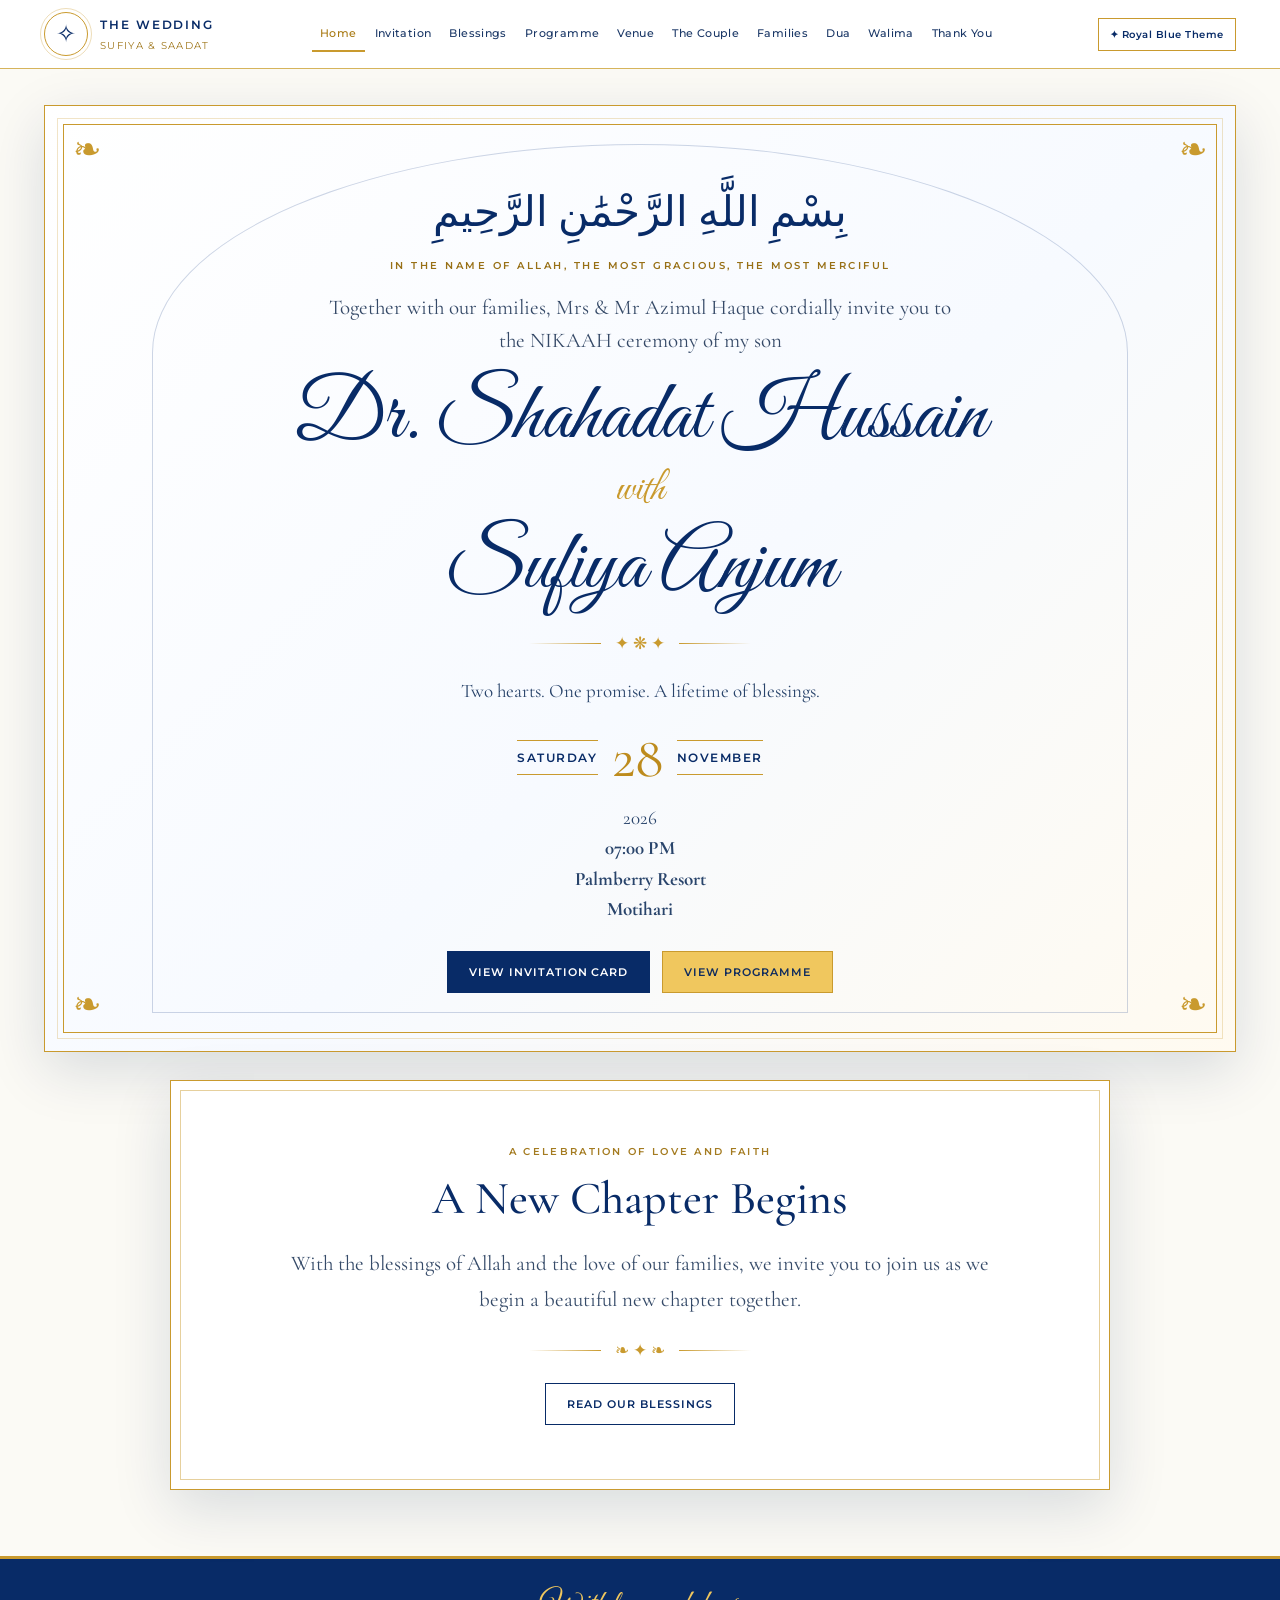
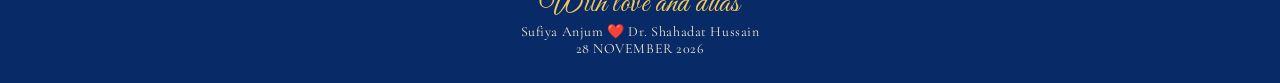
<file: index.html>
<!doctype html>
<html lang="en">
<head>
<meta charset="utf-8"><meta name="viewport" content="width=device-width, initial-scale=1">
<meta name="theme-color" content="#082b67">
<meta name="description" content="A royal blue and white wedding invitation for Sufiya Anjum and Dr Shahadat Hussain.">
<title>Saadat & Sufiya Wedding | Saadat & Sufiya Wedding Wedding Invitations</title>
<link rel="stylesheet" href="assets/style.css">
<script src="./assets/data.js"></script>
<script src="./assets/site.js" defer></script>
</head>
<body data-page="home">
<header class="site-header"><div class="nav-wrap">
<a class="brand" href="index.html"><span class="brand-mark">✧</span><span><span class="brand-title">The Wedding</span><br><span class="brand-sub">Sufiya & Saadat</span></span></a>
<button class="menu-toggle" aria-expanded="false" aria-label="Toggle navigation">Menu ☰</button>
<nav class="nav-links" aria-label="Main navigation"><a href="index.html" class="active" aria-current="page">Home</a>
<a href="invitation.html">Invitation</a>
<a href="blessings.html">Blessings</a>
<a href="programme.html">Programme</a>
<a href="venue.html">Venue</a>
<a href="couple.html">The Couple</a>
<a href="family.html">Families</a>
<a href="dua.html">Dua</a>
<a href="walima.html">Walima</a>
<a href="thank-you.html">Thank You</a></nav>
      <button type="button" class="theme-toggle" id="theme-toggle" aria-label="Switch to royal blue background theme">✦ Royal Blue Theme</button>
</div></header>
<main>
<section class="hero">
<span class="corner tl">❧</span><span class="corner tr">❧</span><span class="corner bl">❧</span><span class="corner br">❧</span>
<div class="hero-content">
<div class="bismillah">بِسْمِ اللَّهِ الرَّحْمَٰنِ الرَّحِيمِ</div>
<div class="eyebrow">In the name of Allah, the Most Gracious, the Most Merciful</div>
<p class="lead">Together with our families, Mrs & Mr Azimul Haque cordially invite you to the NIKAAH ceremony of my son </p>
<h1 class="script" data-bind="groom"></h1><div class="ampersand">with</div><h1 class="script" data-bind="bride"></h1>
<div class="ornament">✦ ❋ ✦</div><p class="details" data-bind="tagline"></p>
<div class="date-line"><span class="date-side" data-bind="dateDay"></span><span class="date-number" data-bind="dateNumber"></span><span class="date-side" data-bind="dateMonth"></span></div>
<p class="details"><span data-bind="year"></span><br><strong data-bind="time"></strong><br><strong>Palmberry Resort<br>Motihari</strong></p>
<div class="btn-row"><a class="btn primary" href="assets/saadat&sufiya_28Nov.pdf" target="_blank" rel="noopener noreferrer">View Invitation Card</a><a class="btn gold" href="programme.html">View Programme</a></div>
</div></section>
<section class="page-shell center" style="margin-top:28px"><div class="page-inner"><div class="page-kicker">A celebration of love and faith</div><h2>A New Chapter Begins</h2><p class="body-copy" data-bind="welcome"></p><div class="ornament">❧ ✦ ❧</div><a class="btn" href="blessings.html">Read Our Blessings</a></div></section></main>
<footer class="footer"><div class="script">With love and duas</div><div><span data-bind="bride"></span> ❤️ <span data-bind="groom"></span> <br> <span data-bind="dateNumber"></span> <span data-bind="dateMonth"></span> <span data-bind="year"></span></div></footer>
</body></html>
</file>
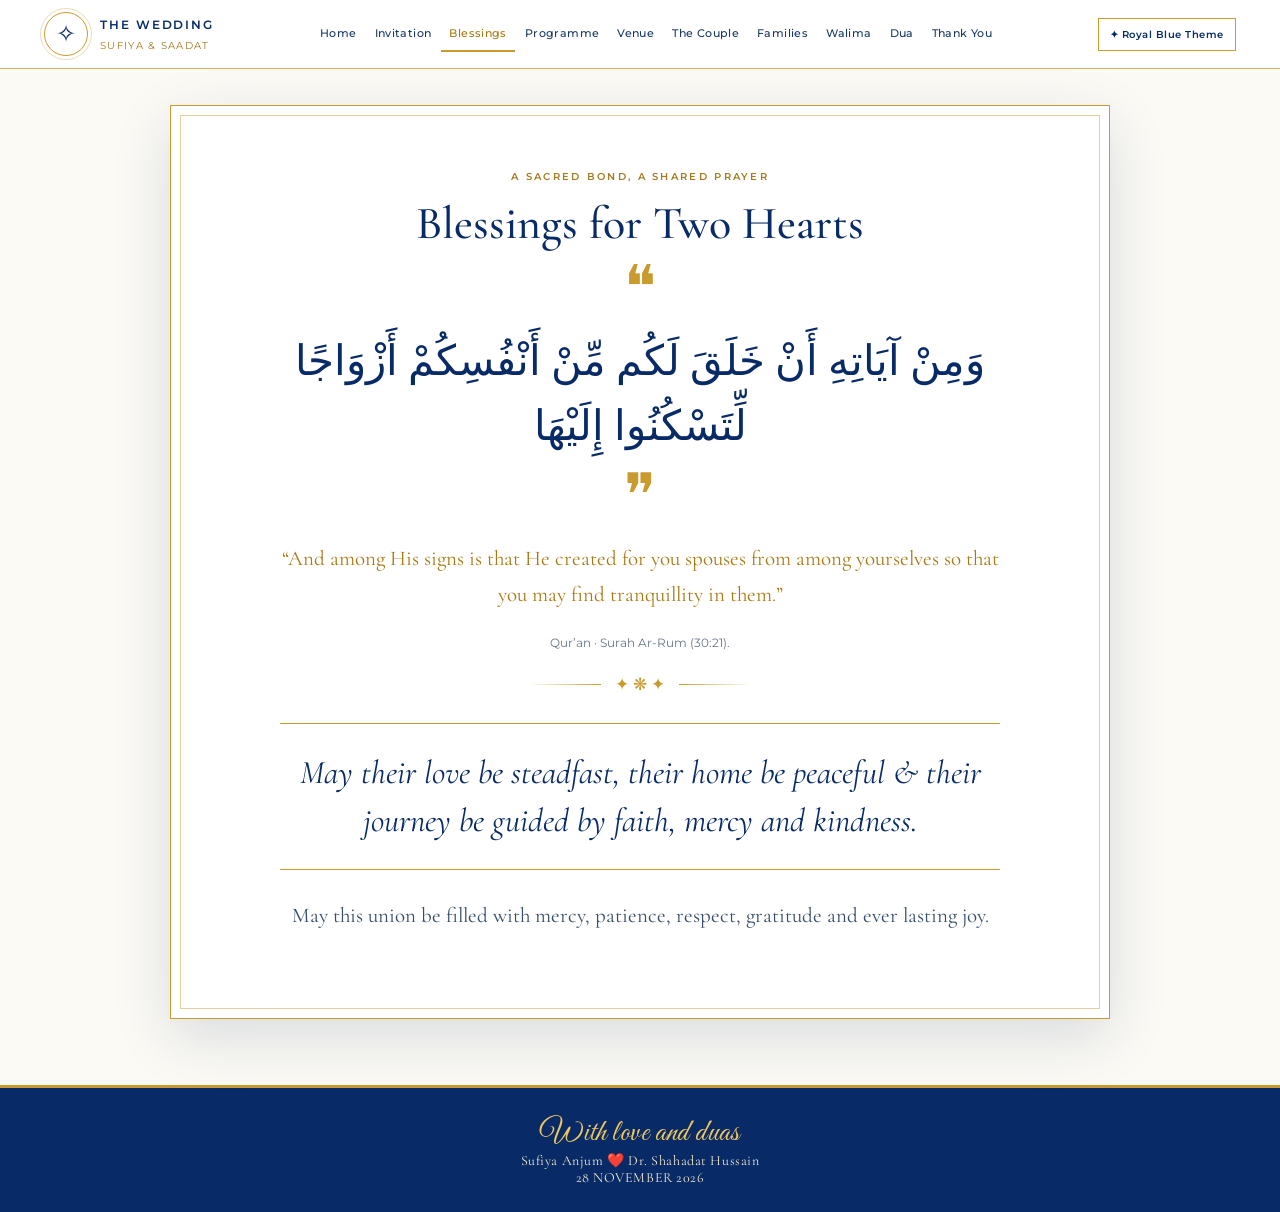
<file: blessings.html>
<!doctype html>
<html lang="en">
<head>
<meta charset="utf-8"><meta name="viewport" content="width=device-width, initial-scale=1">
<meta name="theme-color" content="#082b67">
<meta name="description" content="A royal blue and white wedding invitation for Sufiya Anjum and Dr Shahadat Hussain.">
<title>Saadat & Sufiya Wedding | Blessings</title>
<link rel="stylesheet" href="assets/style.css">
<script src="assets/data.js"></script><script defer src="assets/site.js"></script>
</head>
<body data-page="blessings">
<header class="site-header"><div class="nav-wrap">
<a class="brand" href="index.html"><span class="brand-mark">✧</span><span><span class="brand-title">The Wedding</span><br><span class="brand-sub">Sufiya & Saadat</span></span></a>
<button class="menu-toggle" aria-expanded="false" aria-label="Toggle navigation">Menu ☰</button>
<nav class="nav-links" aria-label="Main navigation"><a href="index.html">Home</a>
<a href="invitation.html">Invitation</a>
<a href="blessings.html" class="active" aria-current="page">Blessings</a>
<a href="programme.html">Programme</a>
<a href="venue.html">Venue</a>
<a href="couple.html">The Couple</a>
<a href="family.html">Families</a>
<a href="walima.html">Walima</a>
<a href="dua.html">Dua</a>
<a href="thank-you.html">Thank You</a></nav>
      <button type="button" class="theme-toggle" id="theme-toggle" aria-label="Switch to royal blue background theme">✦ Royal Blue Theme</button>
</div></header>
<main>
<section class="page-shell"><div class="page-inner center"><div class="page-kicker">A sacred bond, a shared prayer</div><h2>Blessings for Two Hearts</h2><div class="quote-mark">❝</div>

<div class="bismillah" dir="rtl" lang="ar"> وَمِنْ آيَاتِهِ أَنْ خَلَقَ لَكُم مِّنْ أَنْفُسِكُمْ أَزْوَاجًا لِّتَسْكُنُوا إِلَيْهَا </div>

<div class="quote-mark closing-quote">❞</div> <p class="body-copy gold-text">“And among His signs is that He created for you spouses from among yourselves so that you may find tranquillity in them.”</p><p class="small-note">Qur’an · Surah Ar-Rum (30:21). </p><div class="ornament">✦ ❋ ✦</div><div class="quote-box" data-bind="quote"></div><p class="body-copy">May this union be filled with mercy, patience, respect, gratitude and ever lasting joy.</p></div></section></main>
<footer class="footer"><div class="script">With love and duas</div><div><span data-bind="bride"></span> ❤️ <span data-bind="groom"></span> <br> <span data-bind="dateNumber"></span> <span data-bind="dateMonth"></span> <span data-bind="year"></span></div></footer>
</body></html>
</file>
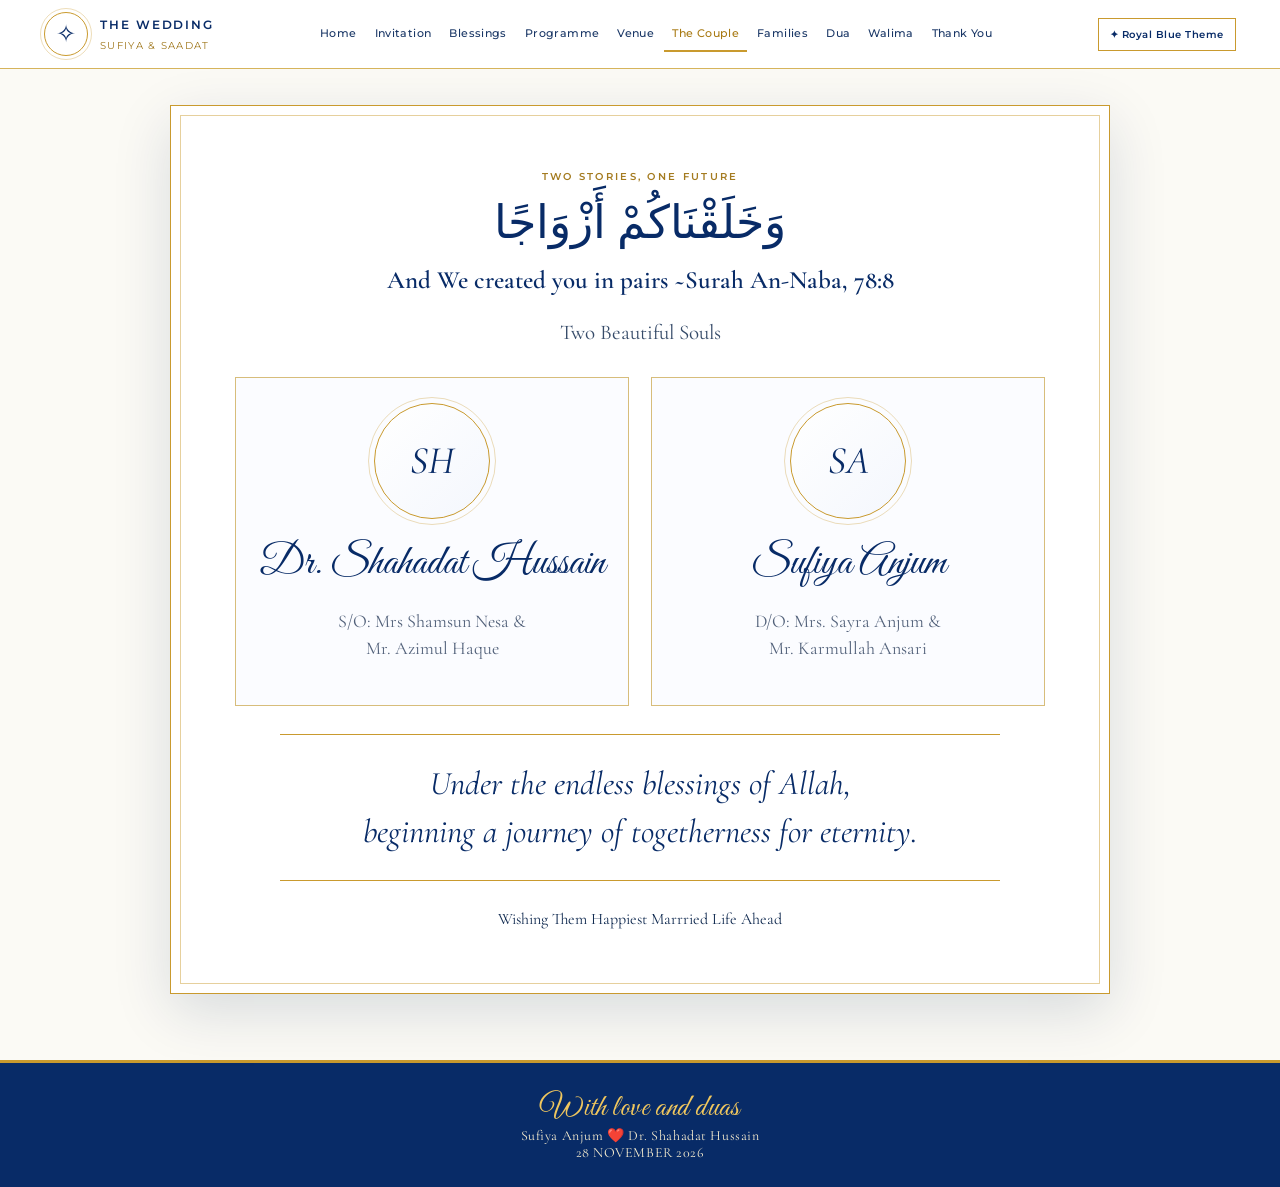
<file: couple.html>
<!doctype html>
<html lang="en">
<head>
<meta charset="utf-8"><meta name="viewport" content="width=device-width, initial-scale=1">
<meta name="theme-color" content="#082b67">
<meta name="description" content="A royal blue and white wedding invitation for Sufiya Anjum and Dr Shahadat Hussain.">
<title>Saadat & Sufiya Wedding | The Couple</title>
<link rel="stylesheet" href="assets/style.css">
<script src="assets/data.js"></script><script defer src="assets/site.js"></script>
</head>
<body data-page="couple">
<header class="site-header"><div class="nav-wrap">
<a class="brand" href="index.html"><span class="brand-mark">✧</span><span><span class="brand-title">The Wedding</span><br><span class="brand-sub">Sufiya & Saadat</span></span></a>
<button class="menu-toggle" aria-expanded="false" aria-label="Toggle navigation">Menu ☰</button>
<nav class="nav-links" aria-label="Main navigation"><a href="index.html">Home</a>
<a href="invitation.html">Invitation</a>
<a href="blessings.html">Blessings</a>
<a href="programme.html">Programme</a>
<a href="venue.html">Venue</a>
<a href="couple.html" class="active" aria-current="page">The Couple</a>
<a href="family.html">Families</a>
<a href="dua.html">Dua</a>
<a href="walima.html">Walima</a>
<a href="thank-you.html">Thank You</a></nav>
      <button type="button" class="theme-toggle" id="theme-toggle" aria-label="Switch to royal blue background theme">✦ Royal Blue Theme</button>
</div></header>
<main>
<section class="page-shell"><div class="page-inner center"><div class="page-kicker">Two stories, one future</div><h2>وَخَلَقْنَاكُمْ أَزْوَاجًا</h2><h3>And We created you in pairs ~Surah An-Naba, 78:8</h3><p class="body-copy">Two Beautiful Souls</p><div class="two-col"><article class="tile"><div class="monogram" id="groom-monogram">SH</div><h3 class="script" style="font-size:42px" data-bind="groom"></h3><p>S/O: Mrs Shamsun Nesa &<br>Mr. Azimul Haque</p></article><article class="tile"><div class="monogram" id="bride-monogram">SA</div><h3 class="script" style="font-size:42px" data-bind="bride"></h3><p>D/O: Mrs. Sayra Anjum &<br>Mr. Karmullah Ansari</p></article></div><div class="quote-box">Under the endless blessings of Allah, <br>beginning a journey of togetherness for eternity.</div><p class="small-note"></p> Wishing Them Happiest Marrried Life Ahead</div></section></main>
<footer class="footer"><div class="script">With love and duas</div><div><span data-bind="bride"></span> ❤️ <span data-bind="groom"></span> <br> <span data-bind="dateNumber"></span> <span data-bind="dateMonth"></span> <span data-bind="year"></span></div></footer>
</body></html>
</file>
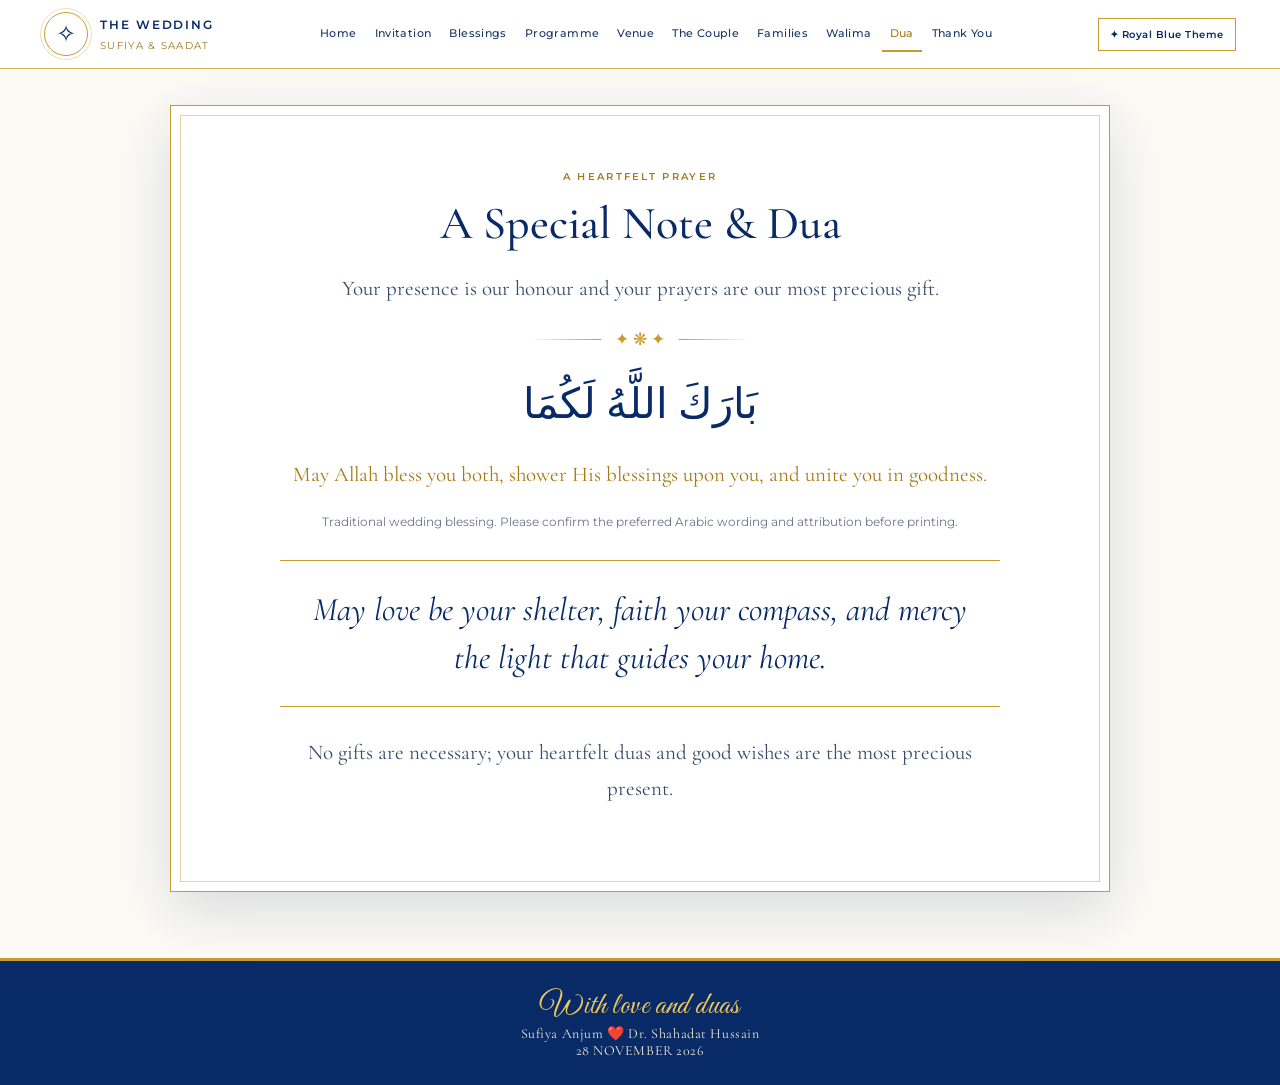
<file: dua.html>
<!doctype html>
<html lang="en">
<head>
<meta charset="utf-8"><meta name="viewport" content="width=device-width, initial-scale=1">
<meta name="theme-color" content="#082b67">
<meta name="description" content="A royal blue and white wedding invitation for Sufiya Anjum and Dr Shahadat Hussain.">
<title>Saadat & Sufiya Wedding | Dua & Special Note</title>
<link rel="stylesheet" href="assets/style.css">
<script src="assets/data.js"></script><script defer src="assets/site.js"></script>
</head>
<body data-page="dua">
<header class="site-header"><div class="nav-wrap">
<a class="brand" href="index.html"><span class="brand-mark">✧</span><span><span class="brand-title">The Wedding</span><br><span class="brand-sub">Sufiya & Saadat</span></span></a>
<button class="menu-toggle" aria-expanded="false" aria-label="Toggle navigation">Menu ☰</button>
<nav class="nav-links" aria-label="Main navigation"><a href="index.html">Home</a>
<a href="invitation.html">Invitation</a>
<a href="blessings.html">Blessings</a>
<a href="programme.html">Programme</a>
<a href="venue.html">Venue</a>
<a href="couple.html">The Couple</a>
<a href="family.html">Families</a>
<a href="walima.html">Walima</a>
<a href="dua.html" class="active" aria-current="page">Dua</a>
<a href="thank-you.html">Thank You</a></nav>
      <button type="button" class="theme-toggle" id="theme-toggle" aria-label="Switch to royal blue background theme">✦ Royal Blue Theme</button>
</div></header>
<main>
<section class="page-shell"><div class="page-inner center"><div class="page-kicker">A heartfelt prayer</div><h2>A Special Note & Dua</h2><p class="body-copy" data-bind="specialNote"></p><div class="ornament">✦ ❋ ✦</div><div class="bismillah">بَارَكَ اللَّهُ لَكُمَا</div><p class="body-copy gold-text">May Allah bless you both, shower His blessings upon you, and unite you in goodness.</p><p class="small-note">Traditional wedding blessing. Please confirm the preferred Arabic wording and attribution before printing.</p><div class="quote-box">May love be your shelter, faith your compass, and mercy the light that guides your home.</div><p class="body-copy">No gifts are necessary; your heartfelt duas and good wishes are the most precious present.</p></div></section></main>
<footer class="footer"><div class="script">With love and duas</div><div><span data-bind="bride"></span> ❤️ <span data-bind="groom"></span> <br> <span data-bind="dateNumber"></span> <span data-bind="dateMonth"></span> <span data-bind="year"></span></div></footer>
</body></html>
</file>
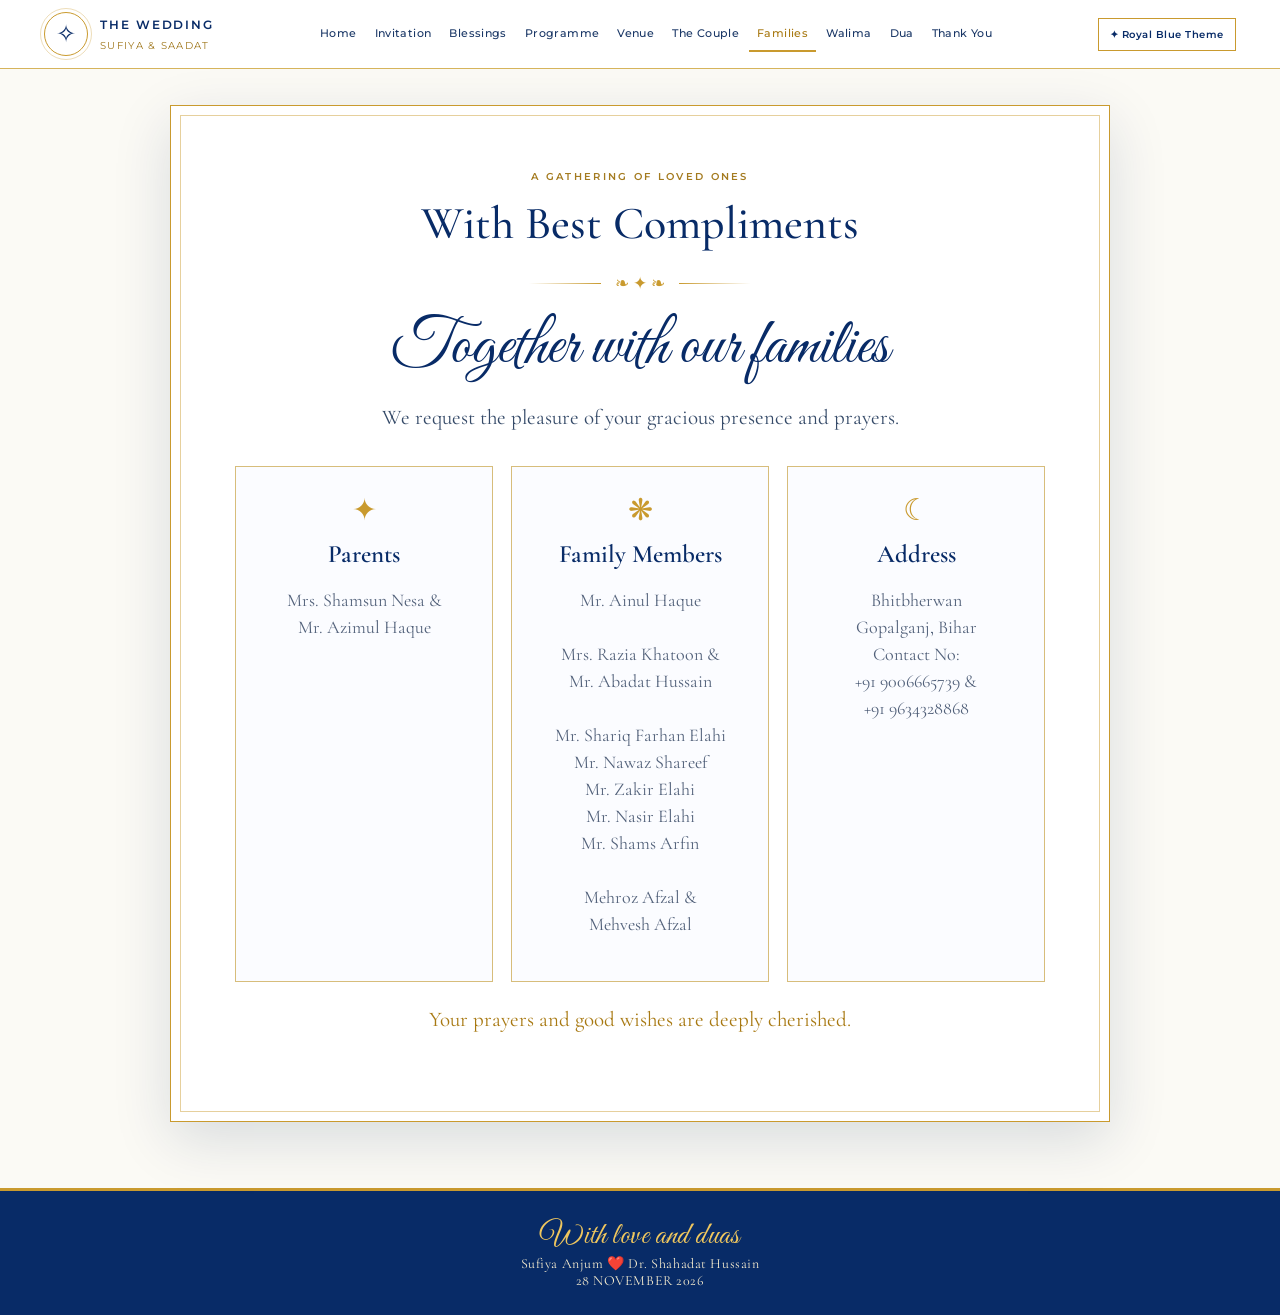
<file: family.html>
<!doctype html>
<html lang="en">
<head>
<meta charset="utf-8"><meta name="viewport" content="width=device-width, initial-scale=1">
<meta name="theme-color" content="#082b67">
<meta name="description" content="A royal blue and white wedding invitation for Sufiya Anjum and Dr Shahadat Hussain.">
<title>Saadat & Sufiya Wedding | Family Greetings</title>
<link rel="stylesheet" href="assets/style.css">
<script src="assets/data.js"></script><script defer src="assets/site.js"></script>
</head>
<body data-page="family">
<header class="site-header"><div class="nav-wrap">
<a class="brand" href="index.html"><span class="brand-mark">✧</span><span><span class="brand-title">The Wedding</span><br><span class="brand-sub">Sufiya & Saadat</span></span></a>
<button class="menu-toggle" aria-expanded="false" aria-label="Toggle navigation">Menu ☰</button>
<nav class="nav-links" aria-label="Main navigation"><a href="index.html">Home</a>
<a href="invitation.html">Invitation</a>
<a href="blessings.html">Blessings</a>
<a href="programme.html">Programme</a>
<a href="venue.html">Venue</a>
<a href="couple.html">The Couple</a>
<a href="family.html" class="active" aria-current="page">Families</a>
<a href="walima.html">Walima</a>
<a href="dua.html">Dua</a>
<a href="thank-you.html">Thank You</a></nav>
      <button type="button" class="theme-toggle" id="theme-toggle" aria-label="Switch to royal blue background theme">✦ Royal Blue Theme</button>
</div></header>
<main>
<section class="page-shell"><div class="page-inner center"><div class="page-kicker">A gathering of loved ones</div><h2>With Best Compliments</h2><div class="ornament">❧ ✦ ❧</div><h1 class="script" style="font-size:clamp(42px,6vw,64px)" data-bind="familyHeading"></h1><p class="body-copy" data-bind="familyMessage"></p><div class="grid"><div class="tile"><div class="tile-icon">✦</div><h3>Parents</h3><p>Mrs. Shamsun Nesa &<br> Mr. Azimul Haque</p></div><div class="tile"><div class="tile-icon">❋</div><h3>Family Members</h3><p>Mr. Ainul Haque<br><br> Mrs. Razia Khatoon &<br> Mr. Abadat Hussain <br><br> Mr. Shariq Farhan Elahi<br> Mr. Nawaz Shareef <br> Mr. Zakir Elahi<br> Mr. Nasir Elahi<br> Mr. Shams Arfin <br><br> Mehroz Afzal & <br>Mehvesh Afzal</p></div><div class="tile"><div class="tile-icon">☾</div><h3>Address</h3><p>Bhitbherwan <br> Gopalganj, Bihar <br>Contact No: <br>+91 9006665739 & <br> +91 9634328868</p></div></div><p class="body-copy gold-text">Your prayers and good wishes are deeply cherished.</p></div></section></main>
<footer class="footer"><div class="script">With love and duas</div><div><span data-bind="bride"></span> ❤️ <span data-bind="groom"></span> <br> <span data-bind="dateNumber"></span> <span data-bind="dateMonth"></span> <span data-bind="year"></span></div></footer>
</body></html>
</file>
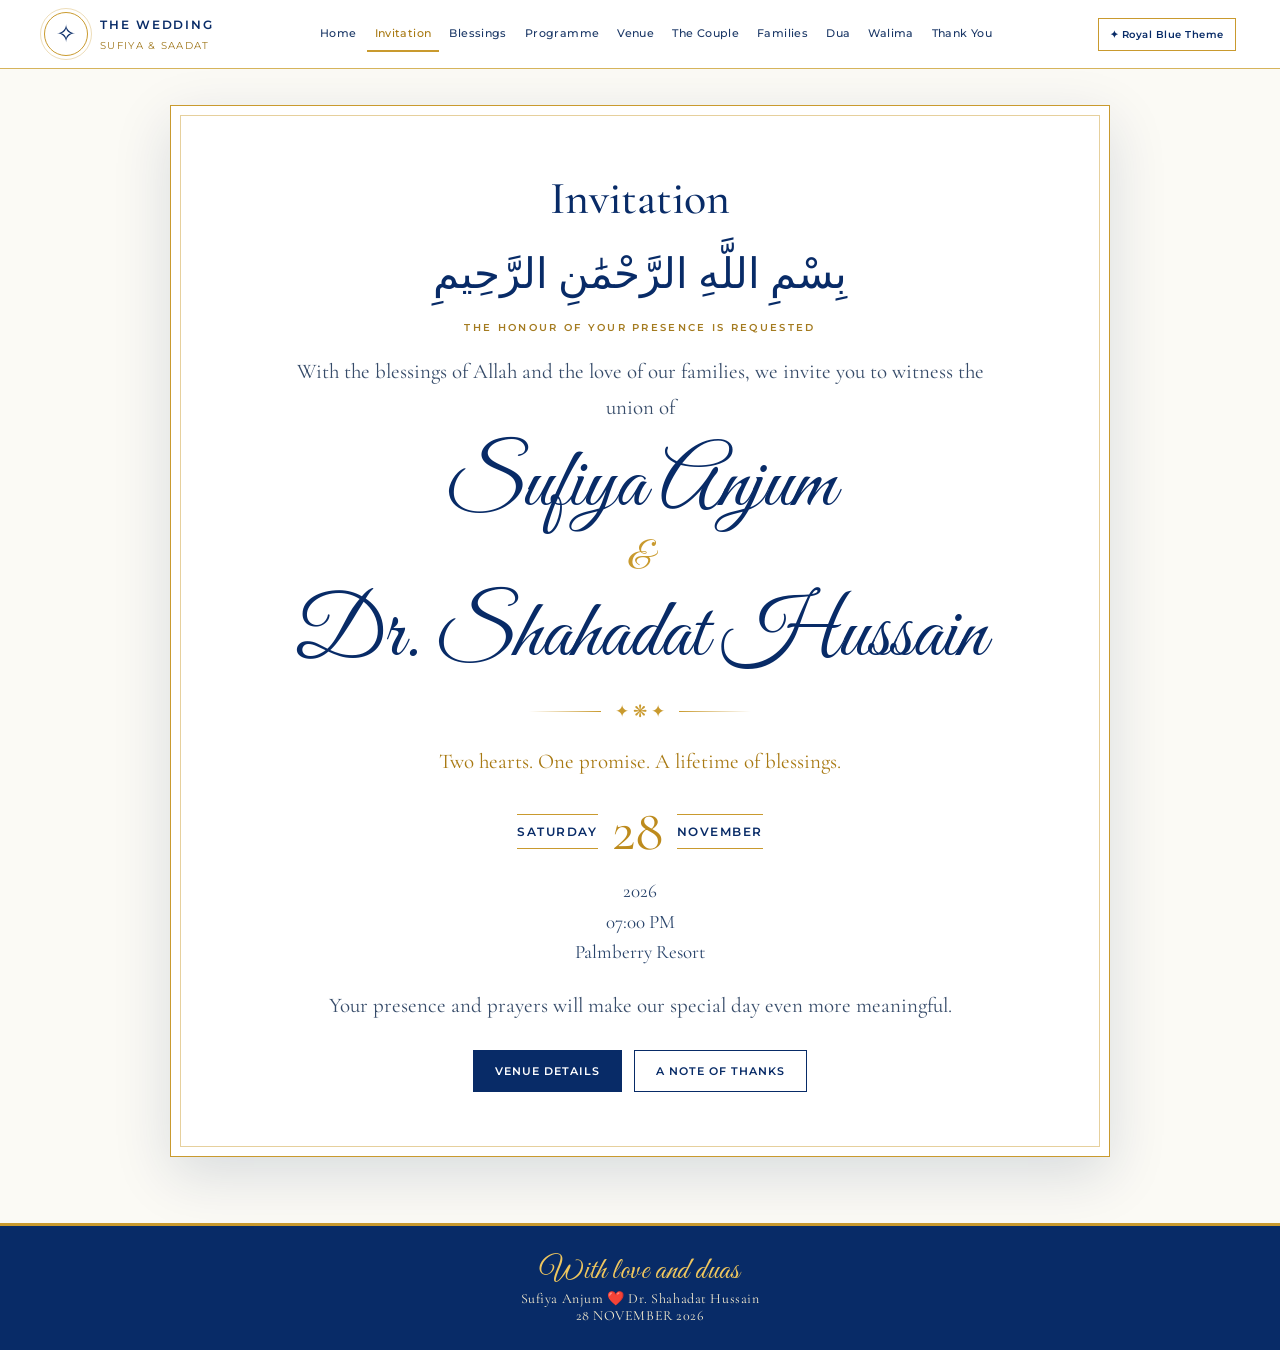
<file: invitation.html>
<!doctype html>
<html lang="en">
<head>
<meta charset="utf-8"><meta name="viewport" content="width=device-width, initial-scale=1">
<meta name="theme-color" content="#082b67">
<meta name="description" content="A royal blue and white wedding invitation for Sufiya Anjum and Dr Shahadat Hussain.">
<title>Saadat & Sufiya Wedding | Wedding Invitation</title>
<link rel="stylesheet" href="assets/style.css">
<script src="assets/data.js"></script><script defer src="assets/site.js"></script>
</head>
<body data-page="invitation">
<header class="site-header"><div class="nav-wrap">
<a class="brand" href="index.html"><span class="brand-mark">✧</span><span><span class="brand-title">The Wedding</span><br><span class="brand-sub">Sufiya & Saadat</span></span></a>
<button class="menu-toggle" aria-expanded="false" aria-label="Toggle navigation">Menu ☰</button>
<nav class="nav-links" aria-label="Main navigation"><a href="index.html">Home</a>
<a href="invitation.html" class="active" aria-current="page">Invitation</a>
<a href="blessings.html">Blessings</a>
<a href="programme.html">Programme</a>
<a href="venue.html">Venue</a>
<a href="couple.html">The Couple</a>
<a href="family.html">Families</a>
<a href="dua.html">Dua</a>
<a href="walima.html">Walima</a>
<a href="thank-you.html">Thank You</a></nav>
      <button type="button" class="theme-toggle" id="theme-toggle" aria-label="Switch to royal blue background theme">✦ Royal Blue Theme</button>
</div></header>
<main>
<section class="page-shell"><div class="page-inner center"><h2>Invitation</h2><div class="bismillah">بِسْمِ اللَّهِ الرَّحْمَٰنِ الرَّحِيمِ</div><div class="page-kicker">The honour of your presence is requested</div><p class="body-copy">With the blessings of Allah and the love of our families, we invite you to witness the union of</p><h1 class="script" data-bind="bride"></h1><div class="ampersand">&</div><h1 class="script" data-bind="groom"></h1><div class="ornament">✦ ❋ ✦</div><p class="body-copy gold-text" data-bind="tagline"></p><div class="date-line"><span class="date-side" data-bind="dateDay"></span><span class="date-number" data-bind="dateNumber"></span><span class="date-side" data-bind="dateMonth"></span></div><p class="details"><span data-bind="year"></span><br><span data-bind="time"></span><br><span data-bind="venue"></span></p><p class="body-copy">Your presence and prayers will make our special day even more meaningful.</p><div class="btn-row"><a class="btn primary" href="venue.html">Venue Details</a><a class="btn" href="thank-you.html">A Note of Thanks</a></div></div></section></main>
<footer class="footer"><div class="script">With love and duas</div><div><span data-bind="bride"></span> ❤️ <span data-bind="groom"></span> <br> <span data-bind="dateNumber"></span> <span data-bind="dateMonth"></span> <span data-bind="year"></span></div></footer>
</body></html>
</file>
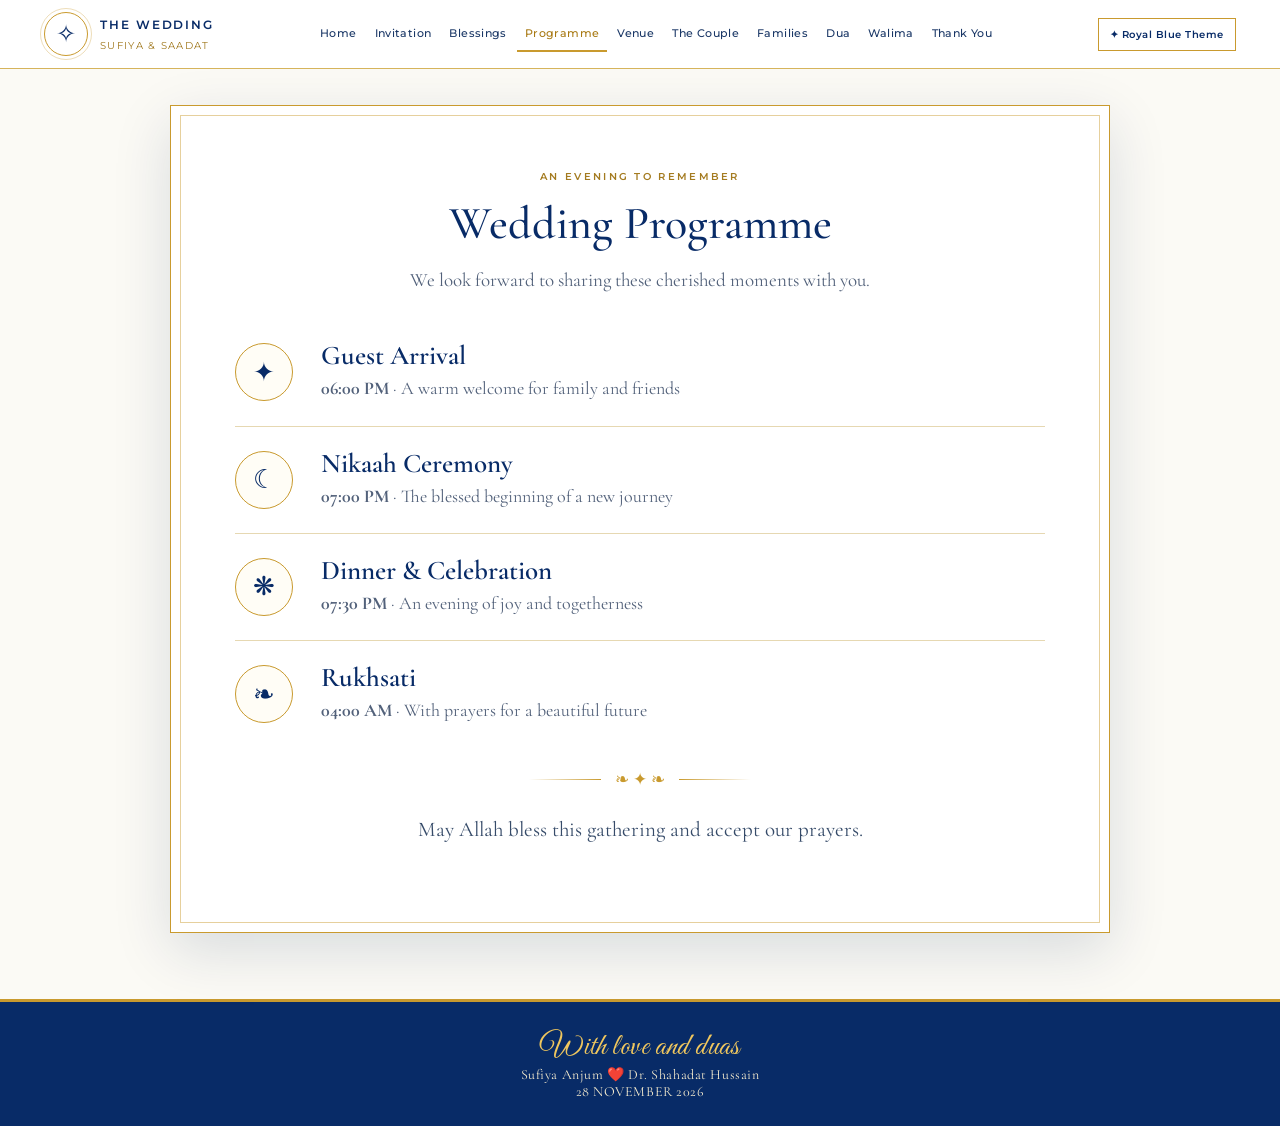
<file: programme.html>
<!doctype html>
<html lang="en">
<head>
<meta charset="utf-8"><meta name="viewport" content="width=device-width, initial-scale=1">
<meta name="theme-color" content="#082b67">
<meta name="description" content="A royal blue and white wedding invitation for Sufiya Anjum and Dr Shahadat Hussain.">
<title>Saadat & Sufiya Wedding | Wedding Programme</title>
<link rel="stylesheet" href="assets/style.css">
<script src="assets/data.js"></script><script defer src="assets/site.js"></script>
</head>
<body data-page="programme">
<header class="site-header"><div class="nav-wrap">
<a class="brand" href="index.html"><span class="brand-mark">✧</span><span><span class="brand-title">The Wedding</span><br><span class="brand-sub">Sufiya & Saadat</span></span></a>
<button class="menu-toggle" aria-expanded="false" aria-label="Toggle navigation">Menu ☰</button>
<nav class="nav-links" aria-label="Main navigation"><a href="index.html">Home</a>
<a href="invitation.html">Invitation</a>
<a href="blessings.html">Blessings</a>
<a href="programme.html" class="active" aria-current="page">Programme</a>
<a href="venue.html">Venue</a>
<a href="couple.html">The Couple</a>
<a href="family.html">Families</a>
<a href="dua.html">Dua</a>
<a href="walima.html">Walima</a>
<a href="thank-you.html">Thank You</a></nav>
      <button type="button" class="theme-toggle" id="theme-toggle" aria-label="Switch to royal blue background theme">✦ Royal Blue Theme</button>
</div></header>
<main>
<section class="page-shell"><div class="page-inner"><div class="page-kicker center">An evening to remember</div><h2>Wedding Programme</h2><p class="section-intro">We look forward to sharing these cherished moments with you. </p><div id="event-list"></div><div class="ornament">❧ ✦ ❧</div><p class="body-copy center">May Allah bless this gathering and accept our prayers.</p></div></section></main>
<footer class="footer"><div class="script">With love and duas</div><div><span data-bind="bride"></span> ❤️ <span data-bind="groom"></span> <br> <span data-bind="dateNumber"></span> <span data-bind="dateMonth"></span> <span data-bind="year"></span></div></footer>
</body></html>
</file>
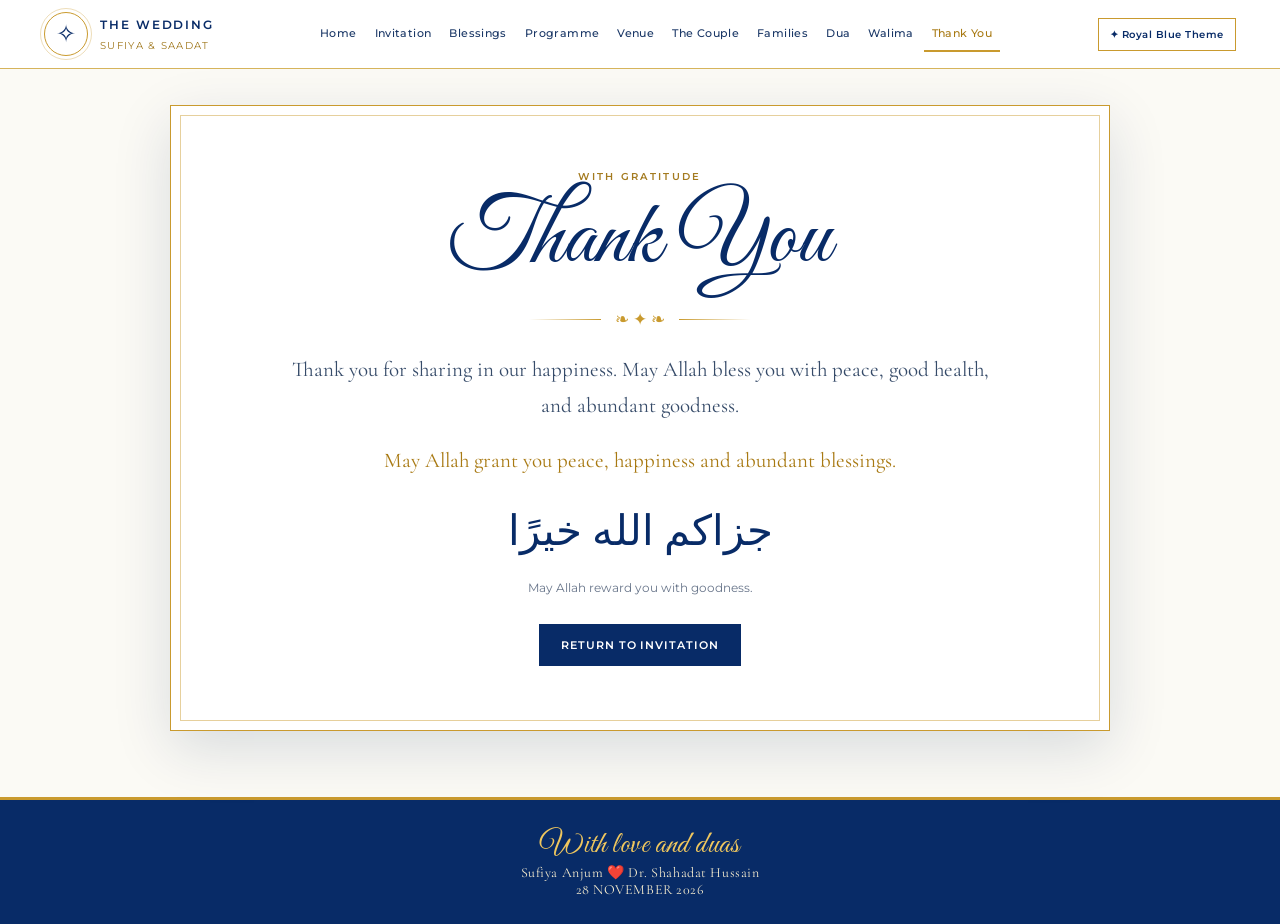
<file: thank-you.html>
<!doctype html>
<html lang="en">
<head>
<meta charset="utf-8"><meta name="viewport" content="width=device-width, initial-scale=1">
<meta name="theme-color" content="#082b67">
<meta name="description" content="A royal blue and white wedding invitation for Sufiya Anjum and Dr Shahadat Hussain.">
<title>Saadat & Sufiya Wedding | Thank You</title>
<link rel="stylesheet" href="assets/style.css">
<script src="assets/data.js"></script><script defer src="assets/site.js"></script>
</head>
<body data-page="thankyou">
<header class="site-header"><div class="nav-wrap">
<a class="brand" href="index.html"><span class="brand-mark">✧</span><span><span class="brand-title">The Wedding</span><br><span class="brand-sub">Sufiya & Saadat</span></span></a>
<button class="menu-toggle" aria-expanded="false" aria-label="Toggle navigation">Menu ☰</button>
<nav class="nav-links" aria-label="Main navigation"><a href="index.html">Home</a>
<a href="invitation.html">Invitation</a>
<a href="blessings.html">Blessings</a>
<a href="programme.html">Programme</a>
<a href="venue.html">Venue</a>
<a href="couple.html">The Couple</a>
<a href="family.html">Families</a>
<a href="dua.html">Dua</a>
<a href="walima.html">Walima</a>
<a href="thank-you.html" class="active" aria-current="page">Thank You</a></nav>
      <button type="button" class="theme-toggle" id="theme-toggle" aria-label="Switch to royal blue background theme">✦ Royal Blue Theme</button>
</div></header>
<main>
<section class="page-shell"><div class="page-inner center"><div class="page-kicker">With gratitude</div><h1 class="script" style="font-size:clamp(58px,9vw,92px)">Thank You</h1><div class="ornament">❧ ✦ ❧</div><p class="body-copy" data-bind="thankYou"></p><p class="body-copy gold-text">May Allah grant you peace, happiness and abundant blessings.</p><div class="bismillah">جزاكم الله خيرًا</div><p class="small-note">May Allah reward you with goodness.</p><div class="btn-row"><a class="btn primary" href="index.html">Return to Invitation</a></div></div></section></main>
<footer class="footer"><div class="script">With love and duas</div><div><span data-bind="bride"></span> ❤️ <span data-bind="groom"></span> <br> <span data-bind="dateNumber"></span> <span data-bind="dateMonth"></span> <span data-bind="year"></span></div></footer>
</body></html>
</file>
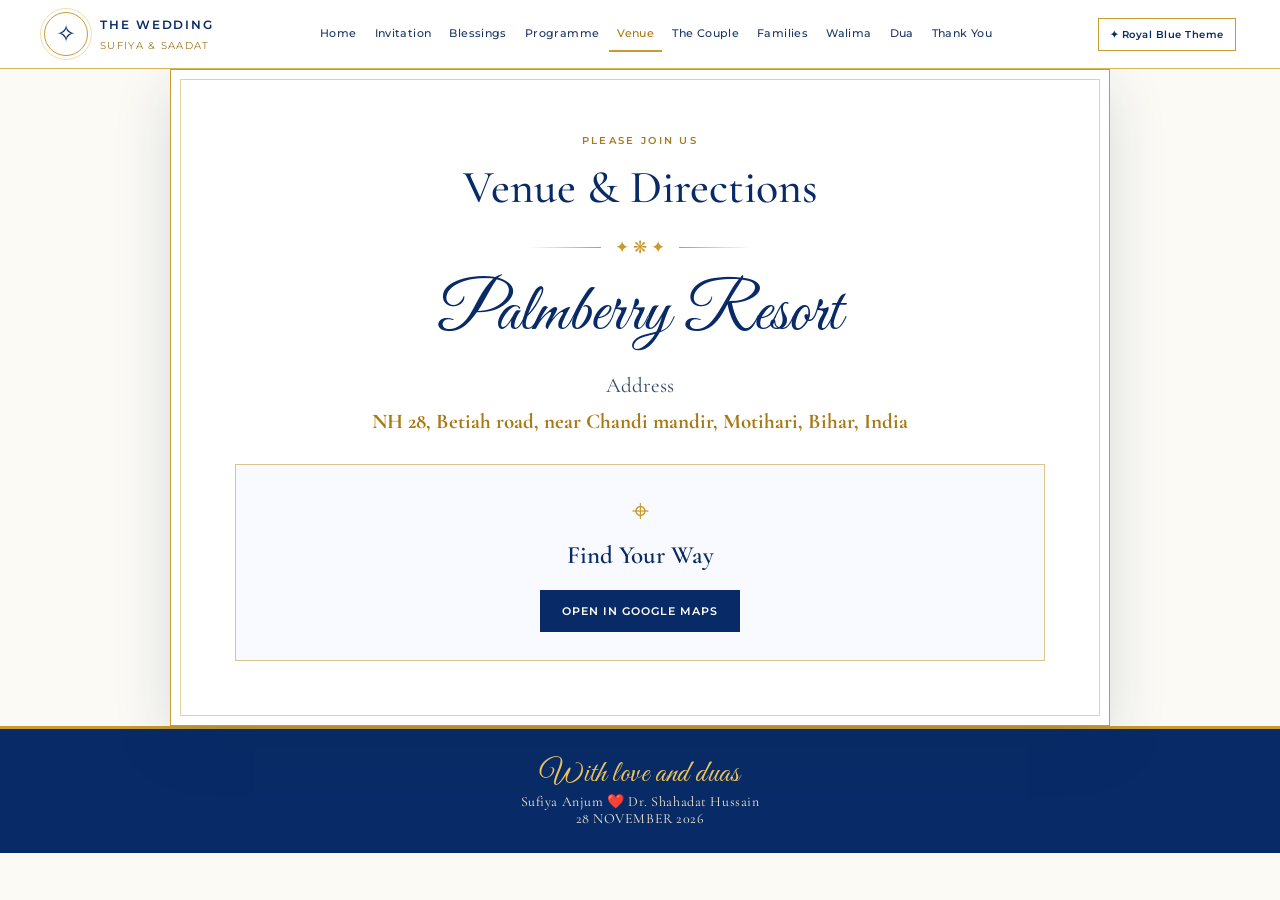
<file: venue.html>
<!doctype html>
<html lang="en">
<head>
<meta charset="utf-8"><meta name="viewport" content="width=device-width, initial-scale=1">
<meta name="theme-color" content="#082b67">
<meta name="description" content="A royal blue and white wedding invitation for Sufiya Anjum and Dr Shahadat Hussain.">
<title>Saadat & Sufiya Wedding | Venue & Directions</title>
<link rel="stylesheet" href="assets/style.css">
<script src="assets/data.js"></script><script defer src="assets/site.js"></script>
</head>
<body data-page="venue">
<header class="site-header"><div class="nav-wrap">
<a class="brand" href="index.html"><span class="brand-mark">✧</span><span><span class="brand-title">The Wedding</span><br><span class="brand-sub">Sufiya & Saadat</span></span></a>
<button class="menu-toggle" aria-expanded="false" aria-label="Toggle navigation">Menu ☰</button>
<nav class="nav-links" aria-label="Main navigation"><a href="index.html">Home</a>
<a href="invitation.html">Invitation</a>
<a href="blessings.html">Blessings</a>
<a href="programme.html">Programme</a>
<a href="venue.html" class="active" aria-current="page">Venue</a>
<a href="couple.html">The Couple</a>
<a href="family.html">Families</a>
<a href="walima.html">Walima</a>
<a href="dua.html">Dua</a>
<a href="thank-you.html">Thank You</a></nav>
      <button type="button" class="theme-toggle" id="theme-toggle" aria-label="Switch to royal blue background theme">✦ Royal Blue Theme</button>
</div></header>
<section class="page-shell"><div class="page-inner center"><div class="page-kicker">Please join us</div><h2>Venue & Directions</h2><div class="ornament">✦ ❋ ✦</div><h1 class="script" style="font-size:clamp(45px,6vw,68px)" data-bind="venue"></h1><p class="body-copy">Address<br><strong class="gold-text" data-bind="address"></strong></p><div class="map-box"><div class="tile-icon">⌖</div><h3>Find Your Way</h3><p class="body-copy"> </p><a class="btn primary" id="map-link" href="#" target="_blank" rel="noopener">Open in Google Maps</a></div></div></section></main>
<footer class="footer"><div class="script">With love and duas</div><div><span data-bind="bride"></span> ❤️ <span data-bind="groom"></span> <br> <span data-bind="dateNumber"></span> <span data-bind="dateMonth"></span> <span data-bind="year"></span></div></footer>
</body></html>
</file>
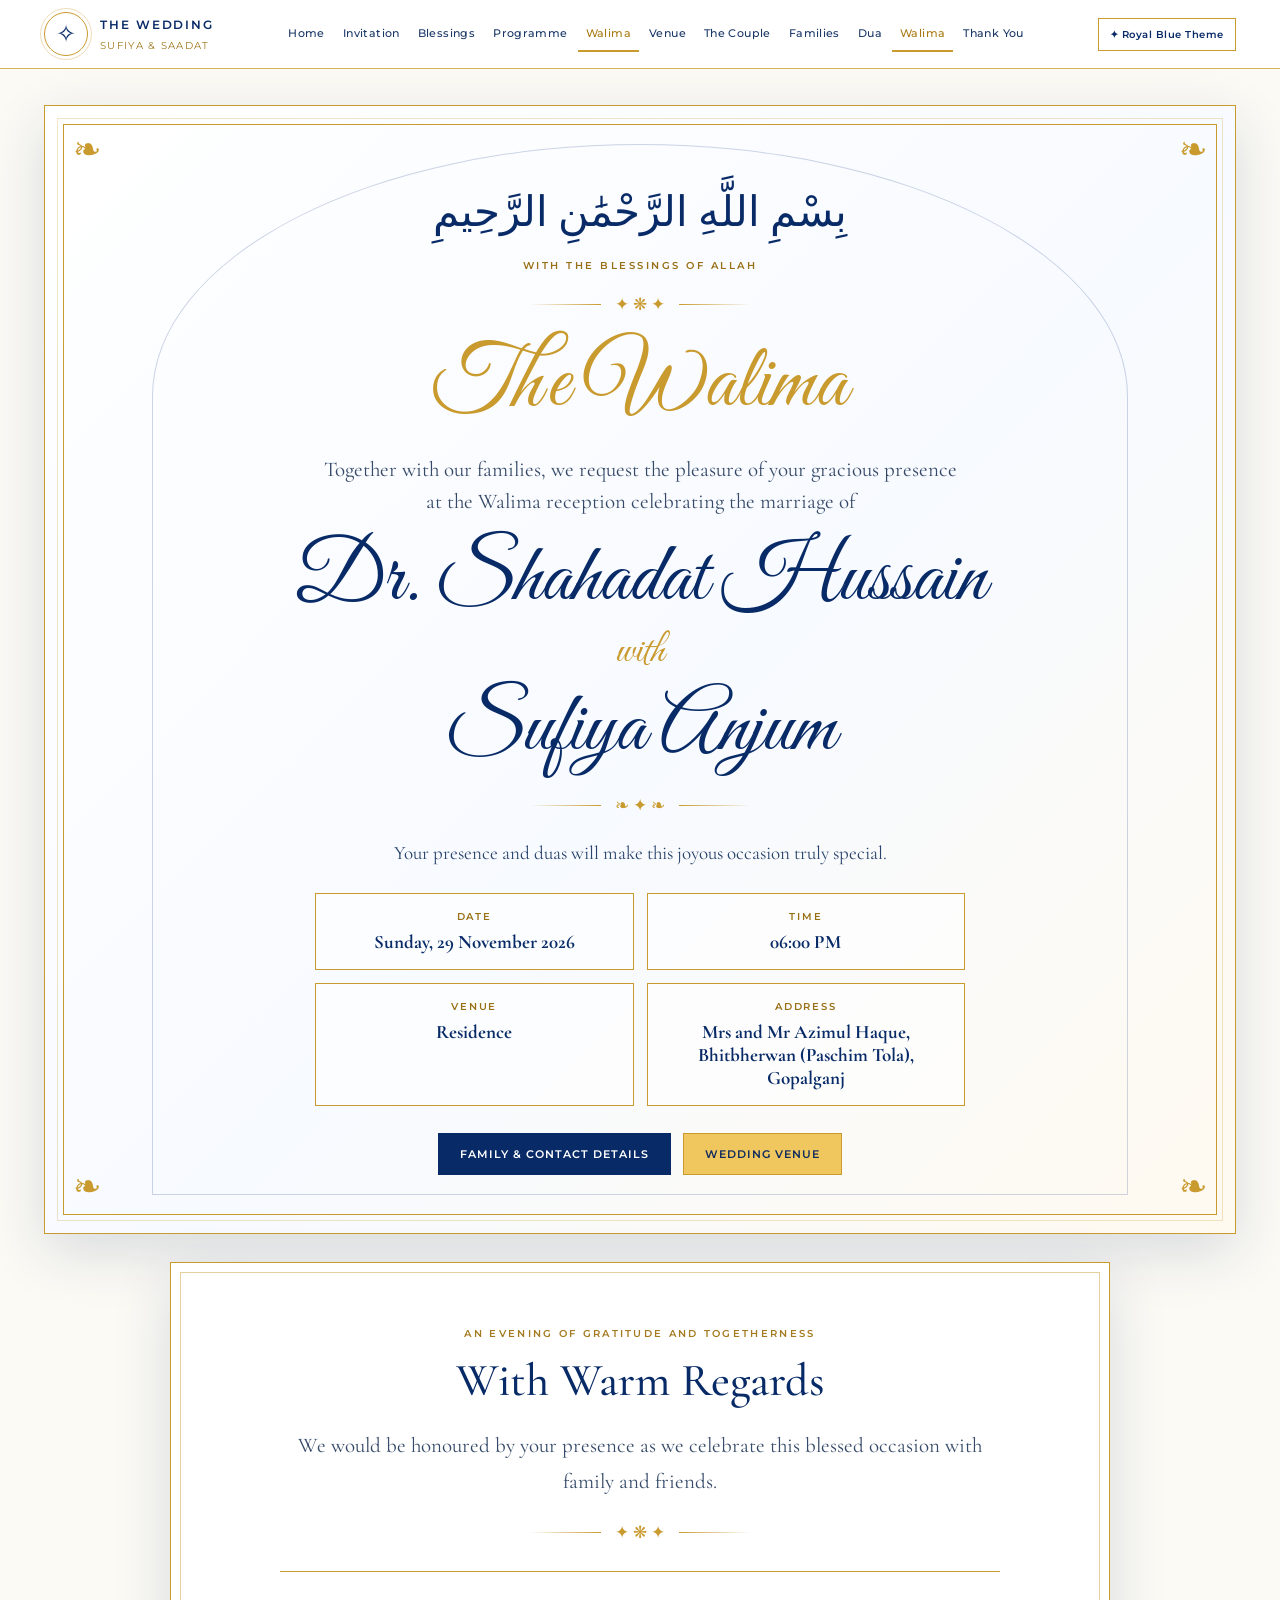
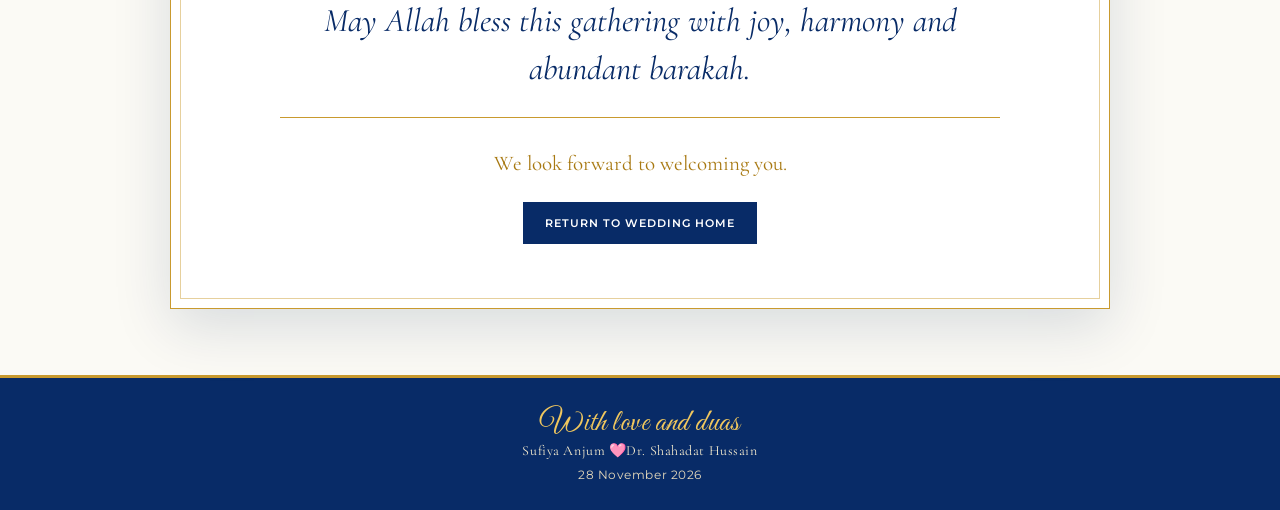
<file: walima.html>
<!doctype html>
<html lang="en">
<head>
<meta charset="utf-8">
<meta name="viewport" content="width=device-width, initial-scale=1">
<meta name="theme-color" content="#082b67">
<meta name="description" content="Walima invitation for Sufiya Anjum and Dr Shahadat Hussain.">
<title>Saadat & Sufiya Wedding | Walima</title>
<link rel="stylesheet" href="assets/style.css">
<script src="assets/data.js"></script><script defer src="assets/site.js"></script>
</head>
<body data-page="walima">
<header class="site-header"><div class="nav-wrap">
<a class="brand" href="index.html"><span class="brand-mark">✧</span><span><span class="brand-title">The Wedding</span><br><span class="brand-sub">Sufiya & Saadat</span></span></a>
<button class="menu-toggle" aria-expanded="false" aria-label="Toggle navigation">Menu ☰</button>
<nav class="nav-links" aria-label="Main navigation">
<a href="index.html">Home</a>
<a href="invitation.html">Invitation</a>
<a href="blessings.html">Blessings</a>
<a href="programme.html">Programme</a>
<a href="walima.html" class="active" aria-current="page">Walima</a>
<a href="venue.html">Venue</a>
<a href="couple.html">The Couple</a>
<a href="family.html">Families</a>
<a href="dua.html">Dua</a>
<a href="walima.html" class="active" aria-current="page">
    Walima
</a>
<a href="thank-you.html">Thank You</a>
</nav>
<button type="button" class="theme-toggle" id="theme-toggle" aria-label="Switch theme">✦ Royal Blue Theme</button>
</div></header>

<main>
<section class="hero walima-hero">
<span class="corner tl">❧</span><span class="corner tr">❧</span><span class="corner bl">❧</span><span class="corner br">❧</span>
<div class="hero-content">
<div class="bismillah">بِسْمِ اللَّهِ الرَّحْمَٰنِ الرَّحِيمِ</div>
<div class="eyebrow">With the blessings of Allah</div>
<div class="ornament">✦ ❋ ✦</div>
<div class="script walima-script">The Walima</div>
<p class="lead">Together with our families, we request the pleasure of your gracious presence at the Walima reception celebrating the marriage of</p>
<h1 class="script" data-bind="groom"></h1>
<div class="ampersand">with</div>
<h1 class="script" data-bind="bride"></h1>
<div class="ornament">❧ ✦ ❧</div>
<p class="details">Your presence and duas will make this joyous occasion truly special.</p>
<div class="walima-details">
<div><span class="detail-label">DATE</span><strong>Sunday, 29 November 2026</strong></div>
<div><span class="detail-label">TIME</span><strong>06:00 PM</strong></div>
<div><span class="detail-label">VENUE</span><strong>Residence</strong></div>
<div><span class="detail-label">ADDRESS</span><strong>Mrs and Mr Azimul Haque, Bhitbherwan (Paschim Tola), Gopalganj</strong></div>
</div>
<div class="btn-row">
<a class="btn primary" href="family.html">Family &amp; Contact Details</a>
<a class="btn gold" href="venue.html">Wedding Venue</a>
</div>
</div>
</section>
<section class="page-shell center" style="margin-top:28px">
<div class="page-inner">
<div class="page-kicker">An evening of gratitude and togetherness</div>
<h2>With Warm Regards</h2>
<p class="body-copy">We would be honoured by your presence as we celebrate this blessed occasion with family and friends.</p>
<div class="ornament">✦ ❋ ✦</div>
<p class="quote-box">May Allah bless this gathering with joy, harmony and abundant barakah.</p>
<p class="body-copy gold-text">We look forward to welcoming you.</p>
<a class="btn primary" href="index.html">Return to Wedding Home</a>
</div>
</section>
</main>
<footer class="footer">
<div class="script">With love and duas</div>
<div><span data-bind="bride"></span> 🩷<span data-bind="groom"></span></div>
<div class="small-note">28 November 2026</div>
</footer>
<style>
.walima-script{font-size:clamp(54px,8vw,88px);color:var(--gold);line-height:1.1;margin:12px 0}
.walima-details{max-width:650px;margin:25px auto 8px;display:grid;grid-template-columns:repeat(2,minmax(0,1fr));gap:13px}
.walima-details>div{padding:16px 12px;border:1px solid var(--gold);background:#ffffffa8;display:flex;flex-direction:column;gap:7px}
.detail-label{font:600 10px Montserrat,sans-serif;letter-spacing:.18em;color:#987016}
.walima-details strong{font-size:19px;color:var(--blue);overflow-wrap:anywhere}
body[data-theme="blue"] .walima-details>div{background:#ffffff0a;border-color:var(--gold-bright)}
body[data-theme="blue"] .walima-details strong{color:#fffaf0}
body[data-theme="blue"] .walima-script{color:var(--gold-bright)}
@media(max-width:600px){.walima-details{grid-template-columns:1fr}.walima-details>div{padding:13px 10px}.walima-hero{min-height:unset}}
</style>
</body>
</html>
</file>
<file: assets/style.css>
@import url('https://fonts.googleapis.com/css2?family=Cormorant+Garamond:wght@400;500;600;700&family=Great+Vibes&family=Montserrat:wght@400;500;600;700&display=swap');
:root{
 --blue:#082b67;--blue2:#123f89;--blue3:#1d56a4;--gold:#c99a2e;--gold-bright:#f0c75e;
 --gold-pale:#f8e7ad;--white:#fff;--ivory:#fbfaf5;--ink:#102a50;--muted:#68758a;
 --line:rgba(201,154,46,.58);--shadow:0 18px 55px rgba(8,35,82,.14)
}
*{box-sizing:border-box}
html{scroll-behavior:smooth}
body{margin:0;color:var(--ink);font-family:'Cormorant Garamond',Georgia,serif;background:var(--ivory);min-height:100vh}
a{color:inherit}
.site-header{position:sticky;top:0;z-index:20;background:rgba(255,255,255,.96);backdrop-filter:blur(12px);border-bottom:1px solid #d6b45b}
.nav-wrap{max-width:1240px;margin:auto;padding:12px 24px;display:flex;align-items:center;justify-content:space-between;gap:18px}
.brand{display:flex;gap:12px;align-items:center;text-decoration:none;flex-shrink:0}
.brand-mark{width:44px;height:44px;border:1px solid var(--gold);outline:1px solid #c99a2e55;outline-offset:3px;border-radius:50%;display:grid;place-items:center;color:var(--blue);font-size:24px}
.brand-title{font:600 12px Montserrat,sans-serif;letter-spacing:.16em;text-transform:uppercase;color:var(--blue)}
.brand-sub{font:10px Montserrat,sans-serif;letter-spacing:.13em;text-transform:uppercase;color:#a0781d}
.nav-links{display:flex;align-items:center;justify-content:flex-end;gap:2px;flex-wrap:wrap}
.nav-links a{font:500 11px Montserrat,sans-serif;letter-spacing:.035em;text-decoration:none;padding:10px 8px;border-bottom:2px solid transparent;color:#1a3766}
.nav-links a:hover,.nav-links a.active{color:#a87912;border-bottom-color:var(--gold)}
.menu-toggle{display:none;background:white;border:1px solid var(--gold);color:var(--blue);padding:9px 12px}
main{max-width:1240px;margin:auto;padding:36px 24px 66px}
.hero{min-height:680px;position:relative;display:grid;place-items:center;text-align:center;padding:58px 28px;overflow:hidden;background:linear-gradient(135deg,#fff 0%,#f7faff 55%,#fffaf0 100%);border:1px solid var(--gold);box-shadow:var(--shadow)}
.hero:before{content:"";position:absolute;inset:18px;border:1px solid var(--gold);outline:1px solid #c99a2e44;outline-offset:5px;pointer-events:none}
.hero:after{content:"";position:absolute;inset:38px 9%;border:1px solid #0b367d33;border-radius:50% 50% 0 0/24% 24% 0 0;pointer-events:none}
.hero-content{position:relative;z-index:1;max-width:780px}
.corner{position:absolute;z-index:2;color:var(--gold);font-size:34px;line-height:1}
.corner.tl{top:28px;left:28px}.corner.tr{top:28px;right:28px}.corner.bl{bottom:28px;left:28px}.corner.br{bottom:28px;right:28px}
.eyebrow{font:600 10px Montserrat,sans-serif;text-transform:uppercase;letter-spacing:.25em;color:#987016}
.bismillah{font-size:clamp(27px,4vw,42px);color:var(--blue);margin:16px 0 14px;line-height:1.55}
.script{font-family:'Great Vibes','Brush Script MT',cursive;font-weight:400;color:var(--blue)}
h1{font-size:clamp(48px,7vw,84px);font-weight:400;line-height:1;margin:12px 0 4px}
h2{font-size:clamp(32px,4vw,46px);font-weight:500;text-align:center;color:var(--blue);margin:0 0 14px}
h3{font-size:25px;font-weight:600;color:var(--blue);margin:8px 0}
.ampersand{font-family:'Great Vibes',cursive;font-size:40px;color:var(--gold);margin:2px}
.lead{max-width:650px;font-size:21px;line-height:1.55;color:#354967;margin:20px auto}
.ornament{display:flex;align-items:center;justify-content:center;gap:14px;color:var(--gold);margin:22px auto;font-size:17px}
.ornament:before,.ornament:after{content:"";height:1px;width:72px;background:linear-gradient(90deg,transparent,var(--gold))}
.ornament:after{transform:rotate(180deg)}
.date-line{display:flex;align-items:center;justify-content:center;gap:14px;flex-wrap:wrap;margin:25px auto 8px}
.date-line .date-side{font:600 12px Montserrat,sans-serif;letter-spacing:.13em;color:var(--blue);padding:9px 0;border-top:1px solid var(--gold);border-bottom:1px solid var(--gold)}
.date-number{font-size:58px;line-height:.9;color:#bd8b1d}
.details{font-size:19px;line-height:1.6;color:#29446b}
.btn-row{display:flex;justify-content:center;gap:12px;flex-wrap:wrap;margin-top:27px}
.btn{display:inline-flex;align-items:center;justify-content:center;text-decoration:none;padding:13px 21px;border:1px solid var(--blue);color:var(--blue);font:600 11px Montserrat,sans-serif;letter-spacing:.09em;text-transform:uppercase;transition:.2s;background:white}
.btn.primary{background:var(--blue);color:white;border-color:var(--blue)}
.btn.gold{background:var(--gold-bright);color:#102c5e;border-color:var(--gold)}
.btn:hover{transform:translateY(-2px);box-shadow:0 8px 20px #0a2d651c}
.page-shell{max-width:940px;margin:0 auto;padding:clamp(28px,5vw,66px);position:relative;background:white;border:1px solid var(--gold);box-shadow:var(--shadow)}
.page-shell:before{content:"";position:absolute;inset:9px;border:1px solid #c99a2e77;pointer-events:none}
.page-inner{position:relative;z-index:1}
.page-kicker{text-align:center;font:600 10px Montserrat,sans-serif;text-transform:uppercase;letter-spacing:.23em;color:#a47b20;margin-bottom:12px}
.center{text-align:center}
.body-copy{max-width:720px;margin:20px auto;font-size:21px;line-height:1.7;color:#364b69}
.gold-text{color:#a87912}
.quote-mark{font-size:60px;line-height:.8;color:var(--gold)}
.quote-box{max-width:720px;margin:28px auto;padding:25px 16px;border-top:1px solid var(--gold);border-bottom:1px solid var(--gold);font-size:clamp(24px,3vw,33px);font-style:italic;line-height:1.45;text-align:center;color:var(--blue)}
.grid{display:grid;grid-template-columns:repeat(3,1fr);gap:18px;margin-top:30px}
.tile{padding:25px 20px;background:#fbfcff;border:1px solid #d7bd7b;text-align:center}
.tile-icon{font-size:30px;color:var(--gold);margin-bottom:10px}
.tile p{font-size:18px;line-height:1.5;color:#52617a}
.two-col{display:grid;grid-template-columns:1fr 1fr;gap:22px;margin-top:26px}
.monogram{width:116px;height:116px;margin:0 auto 18px;border:1px solid var(--gold);outline:1px solid #c99a2e55;outline-offset:5px;border-radius:50%;display:grid;place-items:center;font-size:39px;font-style:italic;color:var(--blue);background:linear-gradient(135deg,#fff,#f4f7fd)}
.event{display:grid;grid-template-columns:68px 1fr;gap:18px;align-items:center;padding:20px 0;border-bottom:1px solid #e6d8b2}
.event:last-child{border-bottom:0}
.event-icon{height:58px;width:58px;border:1px solid var(--gold);border-radius:50%;display:grid;place-items:center;color:var(--blue);font-size:26px;background:#fffdf6}
.event h3{font-size:27px;margin:0}.event p{font-size:18px;line-height:1.4;color:#52617a;margin:4px 0}
.map-box{margin-top:25px;padding:28px;background:#f8faff;border:1px solid #d9c58d;text-align:center}
.small-note{font:12px/1.6 Montserrat,sans-serif;color:#68758a}
.footer{padding:26px 18px;text-align:center;background:var(--blue);color:#f7edcf;border-top:3px solid var(--gold);font-size:14px;letter-spacing:.04em}
.footer .script{font-size:31px;color:var(--gold-bright)}
.footer .small-note{color:#e5d9bb;margin-top:6px}
.section-intro{text-align:center;max-width:700px;margin:0 auto 24px;color:#52617a;font-size:19px;line-height:1.6}
.quote {
    white-space: pre-line;
}
@media(max-width:1000px){.nav-wrap{flex-wrap:wrap}.menu-toggle{display:block}.nav-links{display:none;width:100%;flex-direction:column;align-items:stretch}.nav-links.open{display:flex}.nav-links a{padding:12px 6px}.grid{grid-template-columns:1fr}.two-col{grid-template-columns:1fr}.hero{min-height:630px}}
@media(max-width:520px){main{padding:18px 10px 42px}.nav-wrap{padding:11px 14px}.brand-sub{
    display:inline-block;
    font-size:9px;
    letter-spacing:.10em;
    white-space:nowrap;
}.hero{padding:48px 18px;min-height:630px}.hero:after{inset:45px 7%}.corner{font-size:24px}.corner.tl{top:22px;left:22px}.corner.tr{top:22px;right:22px}.corner.bl{bottom:22px;left:22px}.corner.br{bottom:22px;right:22px}.date-line{gap:9px}.date-number{font-size:49px}.date-line .date-side{font-size:10px}.page-shell{padding:29px 20px}.body-copy{font-size:19px}.event{grid-template-columns:52px 1fr;gap:13px}.event-icon{width:48px;height:48px}.event h3{font-size:24px}}
/* Qur'anic Ayah Section */
.ayah-section {
    text-align: center;
    padding: 35px 25px;
    margin: 20px auto 35px;
    max-width: 950px;
    border: 1px solid rgba(190, 155, 80, 0.55);
    border-radius: 12px;
    background: rgba(255, 255, 255, 0.72);
    box-shadow: 0 5px 20px rgba(0, 0, 0, 0.04);
}

.ayah-arabic {
    font-family: "Amiri", "Noto Naskh Arabic", serif;
    font-size: 30px;
    line-height: 2;
    color: #17345d;
    direction: rtl;
    margin-bottom: 18px;
}

.ayah-translation {
    font-family: "Cormorant Garamond", serif;
    font-size: 21px;
    font-style: italic;
    line-height: 1.6;
    color: #26364d;
    max-width: 780px;
    margin: 0 auto 15px;
}

.ayah-reference {
    font-family: "Montserrat", sans-serif;
    font-size: 11px;
    letter-spacing: 2px;
    text-transform: uppercase;
    color: #a7833e;
    font-weight: 600;
}

@media (max-width: 600px) {
    .ayah-section {
        padding: 25px 16px;
        margin: 15px 10px 25px;
    }

    .ayah-arabic {
        font-size: 25px;
    }

    .ayah-translation {
        font-size: 18px;
    }
}

/* Theme 2: deep royal blue background with bright gold and white typography.
   The default theme remains white with royal-blue and gold accents. */
body[data-theme="blue"]{
  --ink:#fffaf0;
  --muted:#e6dfd0;
  background:
    radial-gradient(ellipse at 12% 8%,rgba(240,199,94,.13),transparent 32%),
    radial-gradient(ellipse at 90% 88%,rgba(240,199,94,.11),transparent 34%),
    linear-gradient(135deg,#04163b,#082b67 55%,#031b46);
  color:#fffaf0;
}
body[data-theme="blue"] .site-header{background:rgba(3,20,55,.97);border-bottom-color:var(--gold)}
body[data-theme="blue"] .brand-title,
body[data-theme="blue"] .nav-links a{color:#fffaf0}
body[data-theme="blue"] .brand-sub{color:var(--gold-bright)}
body[data-theme="blue"] .brand-mark{color:var(--gold-bright);border-color:var(--gold-bright);outline-color:#f0c75e55}
body[data-theme="blue"] .nav-links a:hover,
body[data-theme="blue"] .nav-links a.active{color:var(--gold-bright);border-bottom-color:var(--gold-bright)}
body[data-theme="blue"] .hero{
  background:
    radial-gradient(ellipse at 50% 0%,rgba(41,91,169,.5),transparent 50%),
    linear-gradient(145deg,#0a347b,#061f50 70%,#03163c);
  border-color:var(--gold-bright);
  box-shadow:0 18px 60px rgba(0,0,0,.3);
}
body[data-theme="blue"] .hero:before{border-color:var(--gold-bright);outline-color:#f0c75e55}
body[data-theme="blue"] .hero:after{border-color:#f0c75e66}
body[data-theme="blue"] .eyebrow,
body[data-theme="blue"] .page-kicker{color:var(--gold-bright)}
body[data-theme="blue"] .script,
body[data-theme="blue"] h2,
body[data-theme="blue"] h3,
body[data-theme="blue"] .bismillah,
body[data-theme="blue"] .date-number,
body[data-theme="blue"] .gold-text,
body[data-theme="blue"] .quote-box{color:var(--gold-bright)}
body[data-theme="blue"] .lead,
body[data-theme="blue"] .details,
body[data-theme="blue"] .body-copy,
body[data-theme="blue"] .event p,
body[data-theme="blue"] .tile p{color:#fffaf0}
body[data-theme="blue"] .page-shell{
  background:linear-gradient(145deg,#0a347b,#061f50 75%,#04183e);
  border-color:var(--gold-bright);
  box-shadow:0 20px 55px rgba(0,0,0,.3);
}
body[data-theme="blue"] .page-shell:before{border-color:#f0c75e77}
body[data-theme="blue"] .tile,
body[data-theme="blue"] .map-box{background:#ffffff0a;border-color:#f0c75e99}
body[data-theme="blue"] .monogram{background:linear-gradient(135deg,#123f89,#061f50);color:#fff;border-color:var(--gold-bright);outline-color:#f0c75e66}
body[data-theme="blue"] .event{border-bottom-color:#f0c75e55}
body[data-theme="blue"] .event-icon{background:#092e70;color:var(--gold-bright);border-color:var(--gold-bright)}
body[data-theme="blue"] .quote-box{border-color:var(--gold-bright)}
body[data-theme="blue"] .small-note{color:#e6dfd0}
body[data-theme="blue"] .btn{background:transparent;border-color:var(--gold-bright);color:#fffaf0}
body[data-theme="blue"] .btn.primary{background:var(--gold-bright);color:#082b67;border-color:var(--gold-bright)}
body[data-theme="blue"] .btn.gold{background:#fff;color:#082b67;border-color:#fff}
body[data-theme="blue"] .menu-toggle{background:#082b67;color:#fff;border-color:var(--gold-bright)}
.theme-toggle{
  display:inline-flex;align-items:center;gap:7px;white-space:nowrap;
  font:600 10px Montserrat,sans-serif;letter-spacing:.05em;
  padding:9px 11px;border:1px solid var(--gold);background:#fff;color:var(--blue);cursor:pointer
}
body[data-theme="blue"] .theme-toggle{background:#082b67;color:var(--gold-bright);border-color:var(--gold-bright)}
@media(max-width:1000px){
  .theme-toggle{width:100%;justify-content:center;margin-top:6px}
}


/* Individual reference-card artwork used on each wedding page */
.reference-card{
  max-width:430px;
  margin:0 auto 28px;
  padding:8px;
  border:1px solid var(--gold);
  background:#fff;
  box-shadow:0 16px 38px rgba(8,35,82,.18);
}
.reference-card img{
  display:block;
  width:100%;
  height:auto;
  max-height:760px;
  object-fit:contain;
}
.reference-card figcaption{
  padding:9px 8px 3px;
  text-align:center;
  color:var(--blue);
  font:600 10px Montserrat,sans-serif;
  letter-spacing:.12em;
  text-transform:uppercase;
}
body[data-theme="blue"] .reference-card{
  background:#061f50;
  border-color:var(--gold-bright);
  box-shadow:0 16px 38px rgba(0,0,0,.3);
}
body[data-theme="blue"] .reference-card figcaption{color:#fff}


/* Responsive individual card layout: preserve the complete card artwork on phones. */
.reference-card{
  width:min(100%, 390px);
  margin:0 auto 24px;
  padding:6px;
  border:1px solid var(--gold);
  background:#fff;
  box-shadow:0 12px 30px rgba(8,35,82,.14);
  overflow:hidden;
}
.reference-card img{
  display:block;
  width:100%;
  height:auto;
  max-height:none;
  object-fit:contain;
  object-position:center;
}
.reference-card figcaption{
  padding:8px 6px 3px;
  text-align:center;
  color:var(--blue);
  font:600 9px/1.5 Montserrat,sans-serif;
  letter-spacing:.1em;
  text-transform:uppercase;
}
main{min-width:0}
body{overflow-x:hidden}
@media(max-width:600px){
  main{padding:14px 10px 34px}
  .reference-card{
    width:100%;
    max-width:360px;
    margin:0 auto 18px;
    padding:4px;
    border-radius:2px;
  }
  .reference-card img{
    width:100%;
    height:auto;
    max-height:none;
  }
  .reference-card figcaption{font-size:9px;letter-spacing:.06em}
  .page-shell{width:100%;padding:24px 16px;margin-left:auto;margin-right:auto}
  .hero{width:100%;min-height:unset;padding:42px 16px}
  .btn-row .btn{max-width:100%;text-align:center}
}
@media(max-width:380px){
  main{padding-left:7px;padding-right:7px}
  .reference-card{max-width:100%;padding:3px}
  .page-shell{padding:22px 13px}
}


/* User-requested final layout: each page shows only its image card, no caption or duplicate card text beneath it. */
.reference-card{
  width:100%;
  max-width:520px;
  margin:0 auto 22px;
  padding:0;
  border:0;
  background:transparent;
  box-shadow:none;
  overflow:visible;
}
.reference-card img{
  display:block;
  width:100%;
  height:auto;
  max-height:none;
  object-fit:contain;
  border:1px solid var(--gold);
  box-shadow:0 12px 32px rgba(8,35,82,.16);
}
body[data-theme="blue"] .reference-card{background:transparent;border:0;box-shadow:none}
body[data-theme="blue"] .reference-card img{border-color:var(--gold-bright);box-shadow:0 12px 32px rgba(0,0,0,.3)}
@media(max-width:600px){
  .reference-card{width:100%;max-width:100%;margin:0 auto 14px;padding:0}
  .reference-card img{width:100%;height:auto;max-height:none;object-fit:contain}
}
</file>
